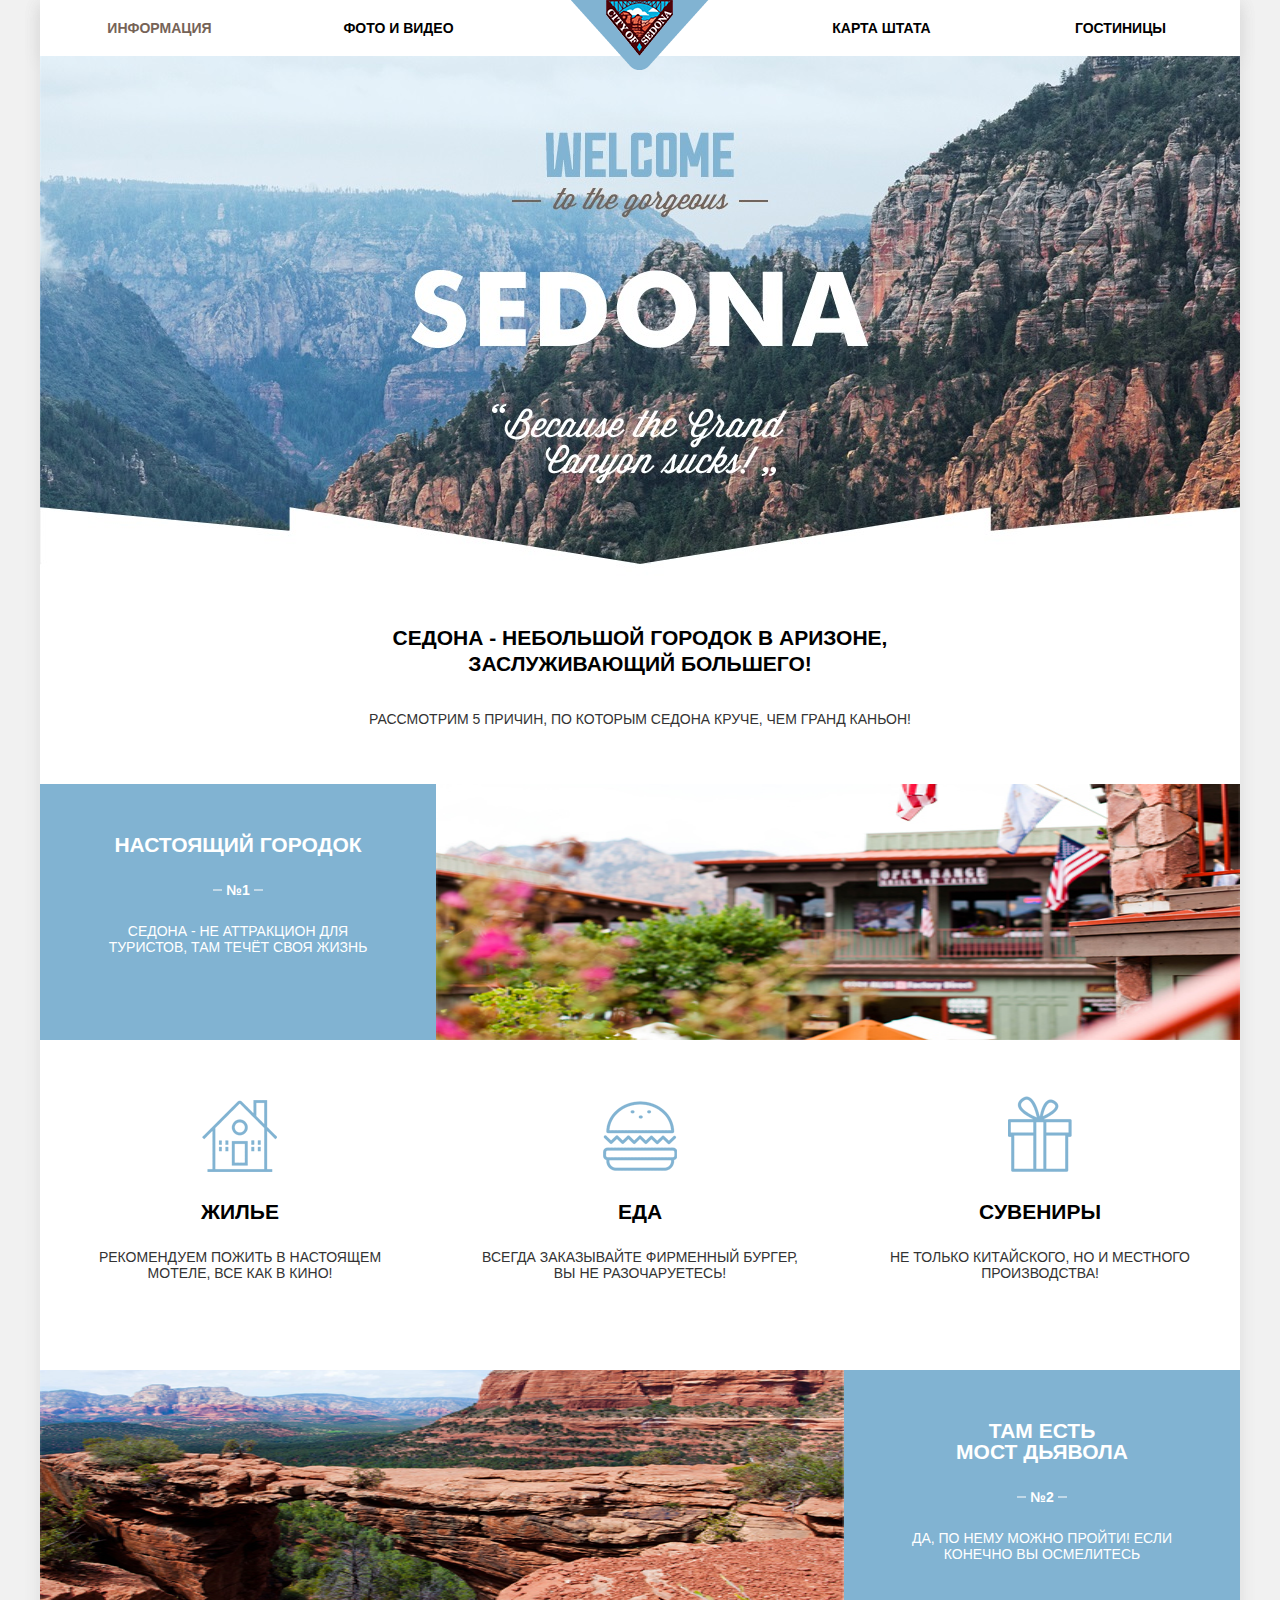
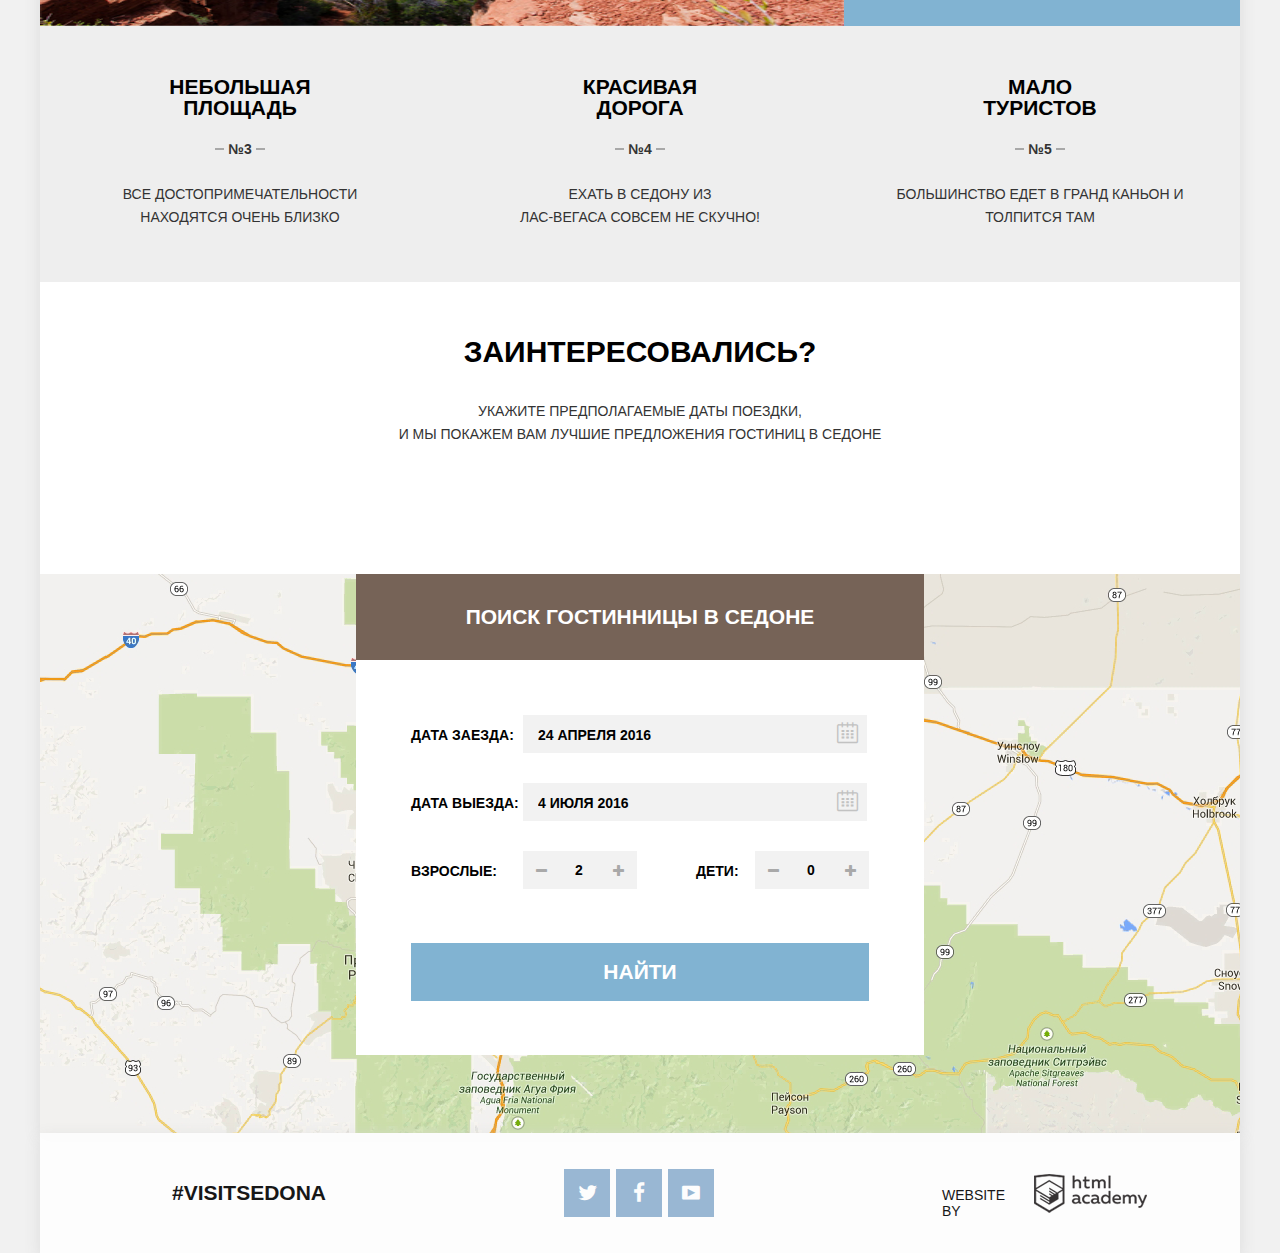
<file: index.html>
<!DOCTYPE html>
<html lang="ru">
    <head>
        <meta charset="utf-8">
        <title>Sedona</title>
        <link rel="stylesheet" type="text/css" href="css/normalize.css">
				<link rel="stylesheet" media="(min-width: 1200px)" href="css/style-1200.css">
				<link rel="stylesheet" media="(max-width: 1199px)" href="css/style-768.css">
    </head>
    <body class="container">
				<header class="header clearfix">																																														<!-- навигация -->
						<ul class="nav container clearfix">																																										<!-- список ссылок -->
								<li class="nav-link">																															<!-- пункт меню -->
										<a class="nav-a active" href="index.html">Информация</a>																									<!-- ссылка -->
								</li>		
								<li class="nav-link">
										<a class="nav-a" href="#">Фото и видео</a>
								</li>
								<li class="nav-link center">
										<a class="logo" href="index.html"></a>
								</li>
								<li class="nav-link right">
										<a class="nav-a" href="#">Карта штата</a>
								</li>
								<li class="nav-link right">
										<a class="nav-a" href="hotels.html">Гостиницы</a>
								</li>
						</ul>
				</header>
				<main class="body clearfix index-intro">																																			<!-- всё -->
					<h1 class="main-advantages">Седона - небольшой городок в Аризоне, заслуживающий большего!</h1>
					<p class="reasons">Рассмотрим 5 причин, по которым Седона круче, чем Гранд каньон!</p>
					<div class="advantages">
						<div class="adv city">
							<div class="adv-city-text">
							<h2 class="adv-h2">Настоящий городок</h2>
							<p class="adv-num"><b class="num">№1</b></p>
							<p class="adv-text">Седона - не аттракцион для туристов, там течёт своя жизнь</p>
							</div>
							<img alt="city" class="img-city" height="256" src="img/adv-city.jpg">
						</div>
						<div class="services">
							<h2 class="services-h2 house">Жилье</h2>
							<p class="services-text">Рекомендуем пожить в настоящем мотеле, все как в кино!</p>
						</div>
						<div class="services">
							<h2 class="services-h2 food">Еда</h2>
							<p class="services-text">Всегда заказывайте фирменный бургер, Вы не разочаруетесь!</p>
						</div>
						<div class="services">
							<h2 class="services-h2 presents">Сувениры</h2>
							<p class="services-text">Не только китайского, но и местного производства!</p>
						</div>
						<div class="adv canyon">
							<img alt="canyon" class="img-canyon" height="256" src="img/adv-canyon.jpg">
							<div class="adv-canyon-text">
							<h2 class="adv-h2">Там есть<br> мост дьявола</h2>
							<p class="adv-num"><b class="num">№2</b></p>
							<p class="adv-text text-canyon">Да, по нему можно пройти! Если конечно вы осмелитесь</p>
							<p class="adv-text"></p>
							</div>
						</div>
						<div class="adv-small">
							<h2 class="adv-small-h2">Небольшая площадь</h2>
							<p class="adv-small-num"><b class="small-num">№3</b></p>
							<p class="adv-small-text">Все достопримеча&shy;тельности находятся очень близко</p>
						</div>
						<div class="adv-small">
							<h2 class="adv-small-h2">Красивая дорога</h2>
							<p class="adv-small-num"><b class="small-num">№4</b></p>
							<p class="adv-small-text">ехать в седону из <br>лас-вегаса совсем не скучно!</p>
						</div>
						<div class="adv-small">
							<h2 class="adv-small-h2">Мало туристов</h2>
							<p class="adv-small-num"><b class="small-num">№5</b></p>
							<p class="adv-small-text">Большинство едет в Гранд каньон и толпится там</p>
						</div>
					</div>
					<div class="search">
						<h3 class="search-h3">Заинтересовались?</h3>
						<p class="search-text">Укажите предполагаемые даты поездки, <br> и мы покажем вам лучшие предложения гостиниц в Седоне</p>
					</div>
					<form method="post" class="search-window">
						<p class="search-hotel">Поиск гостинницы в Седоне</p>
						<div class="search-info">
							<label class="label-come-date">
								<span class="input-p">Дата заезда:</span>
								<input class="form-date" type="text" name="coming-date" value="24 апреля 2016">
								<span class="icon-calendar">
								</span>
							</label>
							<label class="label-out-date">
								<span class="input-p">Дата выезда:</span>
								<input class="form-date" type="text" name="coming-date"  value="4 июля 2016">
								<span class="icon-calendar"></span>
							</label>
							<label class="label-people">
								<span class="input-p">Взрослые:</span>
								<span class="people-signs">
									<span class="icon-minus"></span>
									<input class="form-people" type="text" name="coming-date"  value="2">
									<span class="icon-plus"></span>
								</span>
							</label>
							<label class="label-children">
								<span class="input-p">Дети:</span>
								<span class="people-signs">
									<span class="icon-minus"></span>
									<input class="form-people" type="text" name="coming-date"  value="0">
									<span class="icon-plus"></span>
								</span>
							</label>
							<input type="button" class="form-btn blue-btn" value="Найти">
						</div>
					</form>
				</main>
				<footer class="footer clearfix">																																						<!-- футер -->																																					<!-- содержимое -->
					<div class="footer-tag">
					<p class="footer-visit">#VisitSedona</p>
					</div>
					<div class="footer-social-btns">
						<div class="btns-center">
							<a class="social-btn icon-tw blue-btn" href="#"></a>
							<a class="social-btn icon-fb blue-btn" href="#"></a>
							<a class="social-btn icon-yt blue-btn" href="#"></a>
						</div>
					</div>
					<div class="site-by">
					<p class="footer-site-by">Website by</p>
					<a class="footer-academy" href="#"></a>
					</div>
				</footer>
		</body>
</html>
</file>
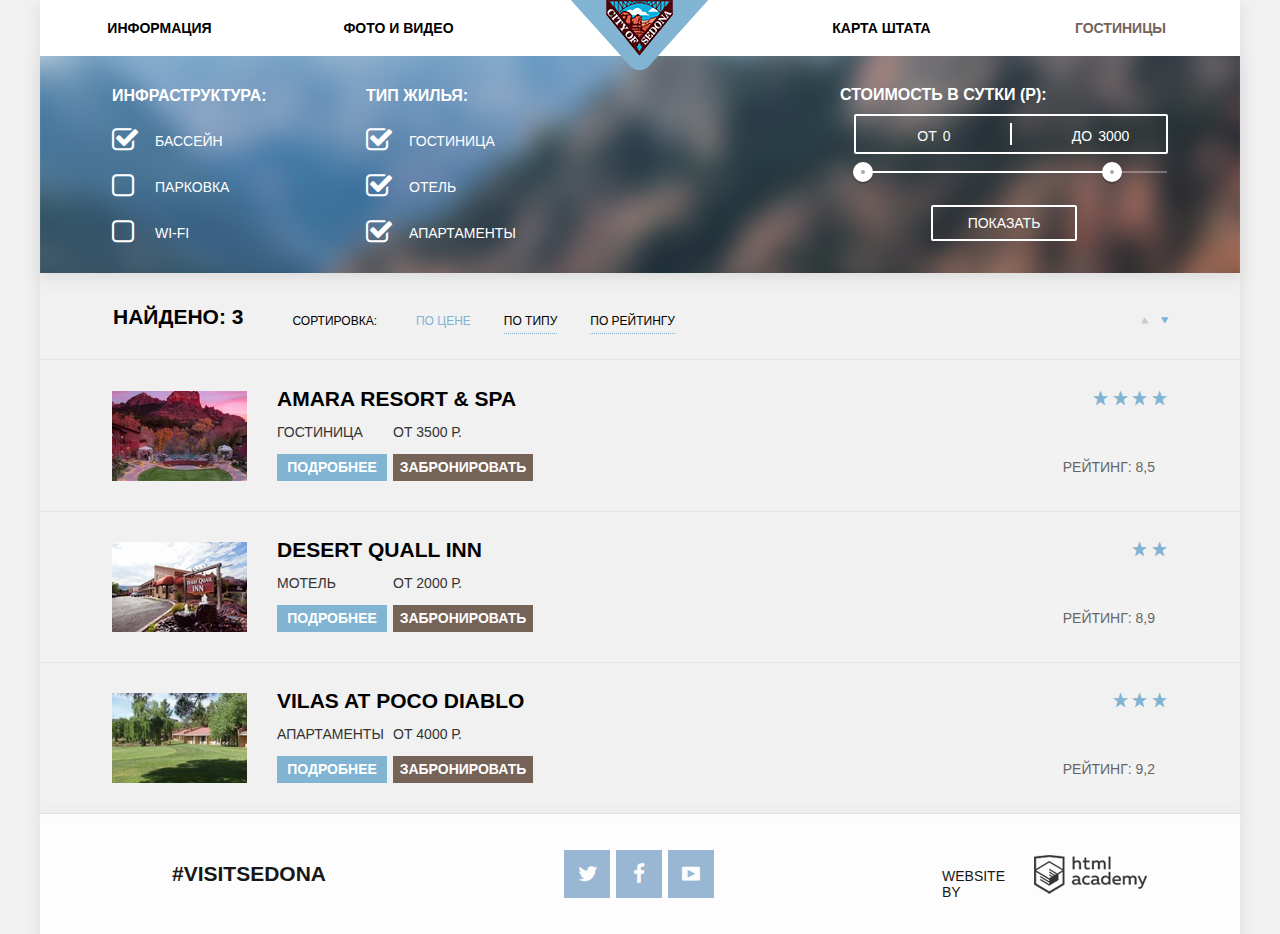
<file: hotels.html>
<!DOCTYPE html>
<html lang="ru">
    <head>
        <meta charset="utf-8">
        <title>Sedona</title>
        <link rel="stylesheet" type="text/css" href="css/normalize.css">
				<link rel="stylesheet" media="(min-width: 1200px)" href="css/style-1200.css">
				<link rel="stylesheet" media="(max-width: 1199px)" href="css/style-768.css">
    </head>
    <body class="container">
				<header class="header clearfix">																																														<!-- навигация -->
						<ul class="nav container clearfix">																																										<!-- список ссылок -->
								<li class="nav-link">																															<!-- пункт меню -->
										<a class="nav-a" href="index.html">Информация</a>																									<!-- ссылка -->
								</li>		
								<li class="nav-link">
										<a class="nav-a" href="#">Фото и видео</a>
								</li>
								<li class="nav-link center">
										<a class="logo" href="index.html"></a>
								</li>
								<li class="nav-link right">
										<a class="nav-a" href="#">Карта штата</a>
								</li>
								<li class="nav-link right">
										<a class="nav-a active" href="hotels.html">Гостиницы</a>
								</li>
						</ul>
				</header>
				<main class="body clearfix">																																			<!-- всё -->
				<div class="filter">
					<div class="filters">
						<div class="structure">
						<p class="form-p">Инфраструктура:</p>
						<form class="form">
							<label class="label"><input type="checkbox" class="checkbox input icon-check-on" checked><span class="checkbox-p">Бассейн</span></label>
							<label class="label"><input type="checkbox" class="checkbox input icon-check-off"><span class="checkbox-p">Парковка</span></label>
							<label class="label"><input type="checkbox" class="checkbox input icon-check-off"><span class="checkbox-p">Wi-fi</span></label>
						</form>
						</div>
						<div class="type">
						<form class="form">
							<p class="form-p">Тип жилья:</p>
							<label class="label"><input type="checkbox" class="checkbox input icon-check-on" checked><span class="checkbox-p">Гостиница</span></label>
							<label class="label"><input type="checkbox" class="checkbox input icon-check-on" checked><span class="checkbox-p">Отель</span></label>
							<label class="label"><input type="checkbox" class="checkbox input icon-check-on" checked><span class="checkbox-p">Апартаменты</span></label>
						</form>
						</div>
						<div class="filter-range">
						<div class="filter-range-title">Стоимость в сутки (р):</div>
							<div class="price-controls">
								<label class="min-price">от <input type="text" name="min-price" value="0"></label>
								<label class="max-price">до <input type="text" name="max-price" value="3000"></label>
							</div>
							<div class="range-controls">
								<div class="scale">
									<div class="bar"></div>
								</div>
								<div class="range-toggle range-toggle-min"></div>
								<div class="range-toggle range-toggle-max"></div>
							</div>
							<button class="btn-transparent" type="submit">Показать</button>
						</div>
					</div>
				</div> 
					<div class="found">
						<p class="found-p">Найдено: 3</p>
						<div class="sort-parameters">
							<p class="sort-title">Сортировка:</p>
							<ul class="sort">
								<li><a href="#" class="sort-by sort-active">По цене</a></li>
								<li><a href="#" class="sort-by">По типу</a></li>
								<li><a href="#" class="sort-by">По рейтингу</a></li>
							</ul>
							<span class="arrow icon-down-dir arrow-active"></span>
							<span class="arrow icon-up-dir"></span>
						</div>
					</div>
					<div class="hotel-block amara">
						<img alt="hotel photo" class="hotel-photo" src="img/hotel-amara.jpg" width="135" height="90">
						<p class="hotel-name">Amara resort & spa</p>
						<div class="hotel-text">
						<p class="hotel-type">Гостиница</p>
						<p class="hotel-price">От 3500 Р.</p>
						</div>
						<div class="hotel-btns">
						<a href="#" class="hotel-more blue-btn">Подробнее</a>
						<a href="#" class="hotel-hold">Забронировать</a>
						</div>
						<div class="stars">
							<span class="icon-star"></span>
							<span class="icon-star"></span>
							<span class="icon-star"></span>
							<span class="icon-star"></span>
						</div>
						<p class="hotel-rate">Рейтинг: 8,5</p>
					</div>
					<div class="hotel-block desert">
						<img alt="hotel photo" class="hotel-photo" src="img/hotel-desert.jpg" width="135" height="90">
						<p class="hotel-name">Desert quall inn</p>
						<div class="hotel-text">
						<p class="hotel-type">Мотель</p>
						<p class="hotel-price">От 2000 Р.</p>
						</div>
						<div class="hotel-btns">
						<a href="#" class="hotel-more blue-btn">Подробнее</a>
						<a href="#" class="hotel-hold">Забронировать</a>
						</div>
						<div class="stars">
							<span class="icon-star"></span>
							<span class="icon-star"></span>
						</div>
						<p class="hotel-rate">Рейтинг: 8,9</p>
					</div>
					<div class="hotel-block vilas">
						<img alt="hotel photo" class="hotel-photo" src="img/hotel-vilas.jpg" width="135" height="90">
						<p class="hotel-name">Vilas at poco diablo</p>
						<div class="hotel-text">
						<p class="hotel-type">Апартаменты</p>
						<p class="hotel-price">От 4000 Р.</p>
						</div>
						<div class="hotel-btns">
						<a href="#" class="hotel-more blue-btn">Подробнее</a>
						<a href="#" class="hotel-hold">Забронировать</a>
						</div>
						<div class="stars">
							<span class="icon-star"></span>
							<span class="icon-star"></span>
							<span class="icon-star"></span>
						</div>
						<p class="hotel-rate">Рейтинг: 9,2</p>
					</div>
				</main>
				<footer class="footer clearfix">																																						<!-- футер -->																																					<!-- содержимое -->
					<div class="footer-tag">
					<p class="footer-visit">#VisitSedona</p>
					</div>
					<div class="footer-social-btns">
						<div class="btns-center">
							<a class="social-btn icon-tw blue-btn" href="#"></a>
							<a class="social-btn icon-fb blue-btn" href="#"></a>
							<a class="social-btn icon-yt blue-btn" href="#"></a>
						</div>
					</div>
					<div class="site-by">
					<p class="footer-site-by">Website by</p>
					<a class="footer-academy" href="#"></a>
					</div>
				</footer>
    </body>
</html>
</file>
<file: css/style-1200.css>
@font-face {
  font-weight: normal;
  font-style: normal;

	font-family: 'PT Sans';
	src: url('../fonts/web/ptsans.woff2') format('woff2'),
			 url('../fonts/web/ptsans.woff') format('woff'),
			 url('../fonts/web/ptsansbold.woff2') format('woff2'),
			 url('../fonts/web/ptsansbold.woff') format('woff');
  font-family: "symbols-sedona";
  src: url("../fonts/web/symbols-sedona.woff") format("woff"),
       url("../fonts/web/symbols-sedona.woff2") format("woff2");
}

[class^="icon-"]::before,
[class*=" icon-"]::before {
  display: inline-block;

  font-weight: normal;
  font-family: "symbols-sedona";
  text-align: center;
  text-transform: none;
  text-decoration: inherit;
  font-style: normal;
  font-variant: normal;

  speak: none;
}

.icon-fb::before { content: "\66"; } /* "f" */
.icon-tw::before { content: "\74"; } /* "t" */
.icon-up-dir::before { content: "\25b2"; } /* "▲" */
.icon-down-dir::before { content: "\25bc"; } /* "▼" */
.icon-star::before { content: "\2605"; } /* "★" */
.icon-check-off::before { content: "\2610"; } /* "☐" */
.icon-check-on::before { content: "\2611"; } /* "☑" */
.icon-calendar::before { content: "\e800"; } /* "" */
.icon-plus::before { content: "\e801"; } /* "" */
.icon-minus::before { content: "\e802"; } /* "" */
.icon-yt::before { content: "\f39e"; } /* "" */

html,body{
  margin:0;
  padding:0;
}
body{
  margin: 0 40px;
	float: left;
  color: #283136;
  font-family: "PT Sans",  sans-serif;
  font-size: 16px;
  line-height: 16px;
  font-weight: 500;
  font-style: normal;
  background: #f1f1f1;
}
.body{
	width: 1200px;
	text-align: center;
}
.body, .header, .footer, .filter{
	box-shadow: 0px 5px 15px 0 #dbdbdb;
}
.index-intro{
	background: white url("../img/intro.jpg") no-repeat;
}
.clearfix:after{
  content: '';
  display: block;
  clear: both;
}		
.container{
	width: 1200px;
}
.nav{
	display: block;
	width: 100%;
	height: 56px;
	margin: 0;
	padding: 0;
	float: left;
}
.nav-link{
	display: inline-block;
	width: 239px;
	height: 34px;
	margin: 0;
	padding: 20px 0 2px;
	background: white;
	text-align: center;
	float: left;
}
.center{
	width: 244px;
	padding: 0 0 22px;
}
.logo{
	display: block;
	width: 100%;
	height: 70px;
	margin: 0 -62.18% 0;
	padding: 0 62.18%;
	float: left;
	background: url("../img/logo.png") no-repeat 50% 0;
}
.nav-a{
  color: black;
  font-family: "PT Sans Bold",  sans-serif;
  font-size: 14px;
  margin: 0;
  padding: 0;
  font-weight: bold;
	text-decoration: none;
	text-transform: uppercase;
}
.nav-a:hover{
	color: #81b3d2;
}
.nav-a:active{
	color: #b2b2b2;
}
.active{
	color: #766357;
}
.active:hover{
	color: #604e43;
}
.active:active{
	color: #d6d0cc;
}
.main-advantages{
	width: 500px;
	height: 45px;
	margin: -56px 0 0;
	padding: 625px 350px 41px;
	color: black;
  font-family: "PT Sans Bold",  sans-serif;
  font-size: 21px;
  font-weight: bold;
	text-decoration: none;
	text-transform: uppercase;
	line-height: 1.238;
}
.reasons{
	width: 1200px;
	height: 14px;
	margin: 0;
	padding: 0;
	color: #333;
  font-family: "PT Sans Regular",  sans-serif;
  font-size: 14px;
  font-weight: 500;
	text-decoration: none;
	text-transform: uppercase;
	line-height: 1.238;
	background: white;
}
.advantages{
	display: block;
	width: 1200px;
	height: 1098px;
	margin: 59px 0 0;
	padding: 0;
	text-align: center;
}
.adv{
	display: inline-block;
	width: 33%;
	height: 256px;
	margin: 0;
	padding: 0;
	float: left;
	background: #fff;
}
.city, .canyon{
	width: 100%;
	text-align: center;
	background: #81b3d2
}
.adv-city-text{
	width: 33%;
	height: 256px;
	float: left;
}
.adv-canyon-text{
	width: 33%;
	height: 256px;
	float: right;
}
.adv-h2 {
	display: block;
	width: auto;
	min-width: 74.21875%;
	height: auto;
	margin: 50px 12.890625% 0;
	color: white;
  font-family: "PT Sans Bold",  sans-serif;
  font-size: 21px;
  font-weight: bold;
	text-decoration: none;
	text-transform: uppercase;
	line-height: 1;
	text-align: center;
}
.adv-num{
	display: block;
	width: 50px;
	height: 2px;
	padding: 0;
	margin: 34px auto 0;
	background: #c2d9e8;
}
.num{
	width: 32px;
	height: 14px;
	margin: -7px 9px;
	padding: 0;
	float: left;
	color: white;
  font-family: "PT Sans Bold",  sans-serif;
  font-size: 14px;
	text-decoration: none;
	text-transform: uppercase;
	background: #81b3d2;
}
.adv-text{
	width: auto;
	min-width: 74.21875%;
	height: auto;
	margin: 32px 12.890625% 0;
	color: white;
  font-family: "PT Sans Regular",  sans-serif;
  font-size: 14px;
	text-decoration: none;
	text-transform: uppercase;
}
.img-city{
	width: 67%;
	float: right;
	overflow: hidden;
}
.img-canyon{
	width: 67%;
	float: left;
	overflow: hidden;
}
.services{
	display: block;
	width: 400px;
	height: 330px;
	margin: 0;
	padding: 0;
	float: left;
	background: white;
}
.services-h2{
	display: block;
	width: 122px;
	height: 15px;
	margin: 0;
	padding: 164px 139px 0;
	color: black;
  font-family: "PT Sans Bold",  sans-serif;
  font-size: 21px;
	font-weight: bold;
	text-decoration: none;
	text-transform: uppercase;
}
.house{
	background: url("../img/house.png") no-repeat 162px 60px;
}
.food{
	background: url("../img/food.png") no-repeat 163px 61px;
}
.presents{
	background: url("../img/present.png") no-repeat 168px 56px;
}
.services-text{
	display: block;
	width: 320px;
	height: 30px;
	margin: 30px 40px 0;
	padding: 0;
	color: #333;
  font-family: "PT Sans Regular",  sans-serif;
  font-size: 14px;
	font-weight: 500;
	text-decoration: none;
	text-transform: uppercase;
}
.adv-small{
	display: block;
	width: 400px;
	height: 256px;
	margin: 0;
	padding: 0;
	float: left;
	background: #eee;
}
.adv-small-h2{
	display: block;
	width: 150px;
	height: 40px;
	margin: 50px 125px 0;
	padding: 0;
	color: black;
  font-family: "PT Sans Bold",  sans-serif;
  font-size: 21px;
	font-weight: bold;
	text-decoration: none;
	text-transform: uppercase;
	line-height: 1;
}
.adv-small-num{
	display: block;
	width: 50px;
	height: 2px;
	margin: 32px 175px 0;
	padding: 0;
	background: #a8a8a8;
}
.small-num{
	width: 32px;
	height: 14px;
	margin: -7px 9px;
	padding: 0;
	float: left;
	color: #333;
  font-family: "PT Sans Regular",  sans-serif;
  font-size: 14px;
	text-decoration: none;
	text-transform: uppercase;
	background: #eee;
}
.adv-small-text{
	display: block;
	width: 310px;
	height: 30px;
	margin: 33px 45px 0;
	padding: 0;
	color: #333;
  font-family: "PT Sans Regular",  sans-serif;
  font-size: 14px;
	font-weight: 500;
	line-height: 1.667;
	text-decoration: none;
	text-transform: uppercase;
}
.search{
	display: block;
	width: 568px;
	height: 205px;
	margin: 0 316px;
	padding: 0 0 87px;
	text-align: center;
}
.search-h3{
	display: block;
	width: 568px;
	height: 18px;
	margin: 0;
	padding: 62px 0 0;
	color: black;
  font-family: "PT Sans Bold",  sans-serif;
  font-size: 30px;
	font-weight: bold;
	text-decoration: none;
	text-transform: uppercase;
}
.search-text{
	display: block;
	width: 568px;
	height: 34px;
	margin: 38px 0 54px;
	padding: 0;
	color: #333;
  font-family: "PT Sans Reglar",  sans-serif;
  font-size: 14px;
	font-weight: 500;
	text-decoration: none;
	text-transform: uppercase;
	line-height: 1.667;
}
.search-hotel{
	display: block;
	width: 568px;
	height: 51px;
	margin: 0;
	padding: 35px 0 0;
	color: white;
  font-family: "PT Sans Bold",  sans-serif;
  font-size: 21px;
	font-weight: bold;
	text-decoration: none;
	text-transform: uppercase;
	text-align: center;
	background: #766357;
}
.search-window{
	display: block;
	width: 568px;
	height: 481px;
	margin: 0;
	padding: 0 316px 78px;
	background: white url("../img/map.png") no-repeat;
	text-align: left;
}
.search-info{
	display: block;
	width: 568px;
	height: 395px;
	margin: 0;
	padding: 0;
	background: white;
}
.input-p{
	display: inline-block;
	width: 112px;
	height: 12px;
	margin: 0;
	padding: 12px 0 14px;
	float: left;
	color: black;
  font-family: "PT Sans Bold",  sans-serif;
  font-size: 14px;
	font-weight: bold;
	text-decoration: none;
	text-transform: uppercase;
}
.icon-calendar{
	margin: -28px 11px 0 0;
	float: right;
	font-size: 21px;
	color: #c2c2c2;
}
.icon-calendar:hover{
	color: black;
}
.icon-calendar:active{
	color: #81b3d2;
}
.form-date{
	display: block;
	width: 329px;
	height: 12px;
	margin: 0;
	padding: 14px 0 12px 15px;
	float: left;
	color: black;
  font-family: "PT Sans Bold",  sans-serif;
  font-size: 14px;
	font-weight: bold;
	text-decoration: none;
	text-transform: uppercase;
	background: #f2f2f2;
	border: none;
	outline: none;
}
.form-date:hover{
background:	#ebebeb;
}
.form-date:focus{
width: 327px;
height: 8px;
padding: 14.5px 2px 12px 13px;
background: none;
border: 2px solid #e5e5e5;
}
.label-come-date{
	display: block;
	width: 458px;
	height: 38px;
	margin: 0 55px 30px;
	padding: 55px 0 0;
}
.label-out-date{
	display: block;
	width: 458px;
	height: 38px;
	margin: 0 55px 30px;
}
.form-people{
	display: block;
	width: 38px;
	height: 38px;
	margin: 0;
	padding: 0;
	float: left;
	color: black;
  font-family: "PT Sans Bold",  sans-serif;
  font-size: 14px;
	font-weight: bold;
	text-decoration: none;
	text-transform: uppercase;
	text-align: center;
	background: #f2f2f2;
	border: none;
	outline: none; 
}
.icon-minus, .icon-plus{
	margin: 11.5px 13px;
	color: #a9a9a9;
}
.icon-minus:hover, .icon-plus:hover{
	color: black;
}
.icon-minus:active, .icon-plus:active{
	color: #81b3d2;
}
.icon-minus{
	float: left;
}
.icon-plus{
	float: right;
}
.label-people{
	display: block;
	width: 226px;
	height: 38px;
	margin: 0 0 0 55px;
	float: left;
}
.label-children{
	display: block;
	width: 226px;
	height: 38px;
	margin: 0 55px 0 0;
	float: right;
}
.label-children .input-p{
	width: 40px;
	height: 12px;
	margin: 0 0 0 53px;
	float: left;
}
.people-signs{
	display: block;
	width: 114px;
	height: 38px;
	margin: 0;
	padding: 0;
	float: right;
	color: black;
  font-size: 14px;
	font-weight: bold;
	text-decoration: none;
	text-transform: uppercase;
	text-align: center;
	background: #f2f2f2;
}
.form-btn{
	width: 458px;
	height: 58px;
  margin: 54px 0 0 55px;
  padding: 0;
	float: left;
  font-family: "PT Sans Bold",  sans-serif;
  font-size: 21px;
  font-weight: bold;
	text-decoration: none;
	outline: none;
	border: none;
	text-transform: uppercase;
}
.blue-btn{
	background: #81b3d2;
	color: white;
}
.blue-btn:hover{
	background: #669ec0;
}
.blue-btn:active{
	color: #76abca;
	background: #5496bd;
}
.filter{
	display: block;
	width: 1200px;
	height: 217px;
	background: url("../img/filter-background.png") no-repeat 0 -56px;
}
.structure, .type{
	width: 182px;
	height: 153px;
	margin: 32px 0 0 72px;
	float: left;
	text-align: left;
}
.form-p{
	margin: 0 0 15px;
	float: left;
	color: white;
  font-family: "PT Sans Bold",  sans-serif;
  font-size: 16px;
	text-decoration: none;
	font-weight: bold;
	text-transform: uppercase;
}
.label{
	width: 182px;
	height: 10px;
	margin: 0 0 14px;
	padding: 0 0 22px;
	float: left;
}
.input{
	width: 0;
	height: 0;
}
.checkbox::before{
	content: "\2610";
	float: left;
	color: white;
	font-size: 28px;
	outline: none;
}
.checkbox:checked::before{
	content: "\2611";
}
.checkbox:hover::before{
	color: #fefefe;
}
.checkbox:active::before{
	color: #6a6a6a;
}
.checkbox-p{
	display: block;
	margin: -2px 0 0 43px;
	padding: 0;
	color: white;
  font-family: "PT Sans Regular",  sans-serif;
  font-size: 14px;
	text-decoration: none;
	font-weight: 500;
	text-transform: uppercase;
}
.filter-range {
  width: 328px;
	height: 185px;
	margin: 28px 72px 0 0;
	float: right;
  color: #ffffff;
  text-transform: uppercase;
}
.filter-range-title {
  margin-bottom: 9px;
	float: left;
  font-weight: 600;
  font-size: 16px;
  line-height: 21px;
}
.price-controls {
  position: relative;
  height: 36px;
  margin-bottom: 20px;
	float: right;
  font-size: 0;
  border: 2px solid #ffffff;
  border-radius: 2px;
}
.price-controls::after {
  content: "";
  position: absolute;
  top: 50%;
  left: 50%;
  width: 2px;
  height: 22px;
  background: #ffffff;
  transform: translate(-50%, -50%);
}
.price-controls label {
  display: inline-block;
  font-size: 14px;
  line-height: 38px;
  vertical-align: top;
  cursor: pointer;
}
.price-controls .min-price,
.price-controls .max-price {
  width: 110px;
  padding: 0 0 0 45px;
}

.price-controls input {
  width: 50px;
  margin: 0;
  color: inherit;
  font: inherit;
  background: none;
  border: none;
  outline: none;
}
.range-controls {
  position: relative;
  margin: 87px 0 0;
}
.range-controls .scale {
	width: 305px;
  height: 2px;
	margin: 0 0 0 22px;
  background: rgba(255, 255, 255, 0.3);
}
.range-controls .bar {
  width: 80%;
  height: 2px;
  background: #ffffff;
}
.range-toggle {
  position: absolute;
  margin: -11px 0 0 0;
  width: 4px;
  height: 4px;
  background: #ababab;
  border: 8px solid #ffffff;
  border-radius: 50%;
  box-shadow: 0 2px 1px 0 rgba(0, 1, 1, 0.2);
  cursor: pointer;
}
.range-toggle:hover {
  background: #1c4f80;
}
.range-toggle-min {
  margin: -11px 0 0 13px;
}
.range-toggle-max {
  margin: -11px 0 0 80%;
}
.btn-transparent {
  display: block;
  margin: 32px auto 32px;
  padding: 6px 35px;
  font-size: 14px;
  line-height: 20px;
  color: #ffffff;
  text-transform: uppercase;
  background: transparent;
  border: 2px solid #ffffff;
  border-radius: 2px;
  outline: none;
  cursor: pointer;
}
.btn-transparent:hover {
  color: #000000;
  background: #ffffff;
}
.found{
	height: 86px;
	border-bottom: 1px solid #e5e5e5;
}
.found-p{
	margin: 31px 0 31px 73px;
	float: left;
  font-size: 21px;
  line-height: 26px;
	color: black;
  font-family: "PT Sans Bold",  sans-serif;
	text-decoration: none;
	font-weight: bold;
	text-transform: uppercase;
}
.sort-parameters{
	width: 876px;
	height: 14px;
	margin: 39px 0 0 49px;
	float: left;
}
.sort-title{
	margin: 0 39px 0 0;
	float: left;
  font-size: 12px;
  line-height: 18px;
	color: black;
  font-family: "PT Sans Regular",  sans-serif;
	text-decoration: none;
	font-weight: 500;
	text-transform: uppercase;
}
.sort{
	margin: 0;
	list-style: none;
}
.sort-by{
	display: inline-block;
	margin: 0 33px 0 0;
	padding: 0 0 3px;
	float: left;
  font-size: 12px;
  line-height: 18px;
	color: black;
  font-family: "PT Sans Regular",  sans-serif;
	text-decoration: none;
	font-weight: 500;
	text-transform: uppercase;
	border-bottom: 1px dotted #81b3d2;
}
.sort-by:nth-child(3){
	margin: 0;
}
.sort-by:hover{
	color: #81b3d2;
}
.sort-by:active{
	border: none;
	color: black;
}
.sort-active{
	color: #81b3d2;
	border: none;
}
.arrow{
	float: right;
	color: #ccc;
}
.arrow:hover{
	color: black; 
}
.arrow:active, .arrow-active{
	color: #81b3d2;
}
.icon-down-dir{
	padding: 0 0 0 13px;
}
.hotel-block{
	display: block;
	width: 1200px;
	height: 150px;
	margin: 0;
	padding: 0;
	border-bottom: 1px solid #e5e5e5;
	float: left;
	text-align: left;
}
.hotel-photo{
	margin: 30px 30px 30px 72px;
	float: left;
}
.hotel-name{
	width: 260px;
	margin: 30px 0 18px 0;
	float: left;
	color: black;
	font-family: "PT Sans Bold",  sans-serif;
  font-size: 21px;
  font-weight: bold;
	text-decoration: none;
	text-transform: uppercase;
}
.hotel-text{
	width: 260px;
	height: 20px;
	margin: 63px 0 0 -260px;
	float: left;
}
.hotel-type, .hotel-price{	
	margin: 0;
	float: left;
	color: #333;
	font-family: "PT Sans Regular",  sans-serif;
  font-size: 14px;
  font-weight: 500;
	text-decoration: none;
	text-transform: uppercase;
	text-align: left;
}
.hotel-type{
	width: 110px;
}
.hotel-price{
	margin: 0 0 0 6px;
}
.hotel-btns{
	margin: 93px 0 0 -260px;
	float: left;
}
.hotel-more{
	width: 110px;
	height: 22px;
	padding: 5px 0 0;
	float: left;
	font-family: "PT Sans Bold",  sans-serif;
  font-size: 14px;
  font-weight: bold;
	text-decoration: none;
	text-transform: uppercase;
	text-align: center;
}
.hotel-hold{
	width: 140px;
	height: 22px;
	padding: 5px 0 0;
	margin: 0 0 0 6px;
	float: right;
	color: white;
	font-family: "PT Sans Bold",  sans-serif;
  font-size: 14px;
  font-weight: bold;
	text-decoration: none;
	text-transform: uppercase;
	background: #766357;
	text-align: center;
}
.hotel-hold:hover{
	background: #604e43;
}	
.hotel-hold:active{	
	background: #503e33;
	color: #928a85;
}
.stars{
	width: 100px;
	margin: 30px 73px 0 0;
	float: right;
	color: #81b3d2;
	font-size: 17px;
	text-align: right;
}
.hotel-rate{
	margin: 93px -101px 0 0;
	padding: 5px 13px 9px 16px;
	float: right;
	background: #f2f2f2;
	color: #666;
	font-family: "PT Sans Regular",  sans-serif;
  font-size: 14px;
  font-weight: 500;
	text-decoration: none;
	text-transform: uppercase;
}
.footer{
	display: block;
	width: 1200px;
	height: 120px;
	margin: 0;
	padding: 0;
	background: white;
	opacity: 0.902;
}
.footer-visit{
	width: 156px;
	height: 19px;
  margin: 0;
  padding: 52px 0 0 132px;
	float: left;
	color: black;
  font-family: "PT Sans Bold",  sans-serif;
  font-size: 21px;
  font-weight: bold;
	text-decoration: none;
	text-transform: uppercase;
}
.footer-social-btns{
	width: 150px;
	height: 48px;
	margin: 36px 0 0 236px; 
	float: left;
}
.social-btn{
	display: inline-block;
	width: 46px;
	height: 48px;
	margin: 0 6px 0 0;
	padding: 0;
	float: left;
	text-decoration: none;
	text-align: center;
	background: #90b1d0;	
	color: white;
}
.social-btn:hover{
	background: #669ec0;
}
.social-btn:active{
	background: #5496bd;
	color: #88b6d1
}
.icon-tw,
.icon-fb,
.icon-yt{
	height: 32px;
	padding: 16px 0 0 0;
	font-size: 21px;
}
.social-btn:last-child{
	margin: 0;
}
.footer-site-by{
	width: 84px;
	height: 14px;
	margin: 54px 0 0 228px;
	padding: 0;
	float: left;
	color: black;
  font-family: "PT Sans Regular",  sans-serif;
  font-size: 14px;
	text-decoration: none;
	text-transform: uppercase;
}
.footer-academy{
	display: block;
	width: 113px;
	height: 39px;
	margin: 41px 0 0 8px;
	padding: 0;
	float: left;
	background: url("../img/academy.png") no-repeat;
}
.footer-academy:hover{
	background: url("../img/academy-hover.png") no-repeat;
}
.footer-academy:active{
	background: url("../img/academy-active.png") no-repeat;
}
</file>
<file: css/style-768.css>
@font-face {
  font-weight: normal;
  font-style: normal;

	font-family: 'PT Sans';
	src: url('../fonts/web/ptsans.woff2') format('woff2'),
			 url('../fonts/web/ptsans.woff') format('woff'),
			 url('../fonts/web/ptsansbold.woff2') format('woff2'),
			 url('../fonts/web/ptsansbold.woff') format('woff');
  font-family: "symbols-sedona";
  src: url("../fonts/web/symbols-sedona.woff") format("woff"),
       url("../fonts/web/symbols-sedona.woff2") format("woff2");
}

[class^="icon-"]::before,
[class*=" icon-"]::before {
  display: inline-block;
  font-weight: normal;
  font-family: "symbols-sedona";
  text-align: center;
  text-transform: none;
  text-decoration: inherit;
  font-style: normal;
  font-variant: normal;
  speak: none;
}

.icon-fb::before { content: "\66"; } /* "f" */
.icon-tw::before { content: "\74"; } /* "t" */
.icon-up-dir::before { content: "\25b2"; } /* "▲" */
.icon-down-dir::before { content: "\25bc"; } /* "▼" */
.icon-star::before { content: "\2605"; } /* "★" */
.icon-check-off::before { content: "\2610"; } /* "☐" */
.icon-check-on::before { content: "\2611"; } /* "☑" */
.icon-calendar::before { content: "\e800"; } /* "" */
.icon-plus::before { content: "\e801"; } /* "" */
.icon-minus::before { content: "\e802"; } /* "" */
.icon-yt::before { content: "\f39e"; } /* "" */

html,body{
  margin:0;
  padding:0;
}
body{
  margin: 0;
  padding: 0;
  color: #283136;
  font-family: "PT Sans",  sans-serif;
  font-size: 16px;
  line-height: 16px;
  font-weight: 500;
  font-style: normal;
  background: #f1f1f1 ;
}
.body{
	width: 100%;
	text-align: center;
}
.index-intro{
	background: white url("../img/intro.jpg") no-repeat 50% 0;
}
.clearfix:after{
  content: '';
  display: block;
  clear: both;
}		
.container{
	margin: 0;
	padding: 0;
}
.nav{
	display: block;
	width: 100%;
	height: 56px;
	padding: 0;
	float: left;
	background: white;
}
.nav-link:first-child{
	padding: 20px 0 2px 6%;
}
.nav-link:last-child{
	padding: 20px 6% 2px 0;
}
.nav-link{
	display: inline-block;
	width: 20%;
	height: 34px;
	margin: 0;
	padding: 20px 0 2px;
	float: left;
}
.center{
	width: 8%;
	padding: 0 0 22px;
}
.right{
	text-align: right;
}
.logo{
	display: block;
	width: 100%;
	height: 70px;
	margin: 0 -62.18% 0;
	padding: 0 62.18%;
	float: left;
	background: url("../img/logo.png") no-repeat 50% 0;
}
.nav-a{
  color: black;
  font-family: "PT Sans Bold",  sans-serif;
  font-size: 14px;
  margin: 0;
  padding: 0;
  font-weight: bold;
	text-decoration: none;
	text-transform: uppercase;
}
.nav-a:hover{
	color: #81b3d2;
}
.nav-a:active{
	color: #b2b2b2;
}
.active{
	color: #766357;
}
.active:hover{
	color: #604e43;
}
.active:active{
	color: #d6d0cc;
}
.main-advantages{
	width: 500px;
	height: auto;
	margin: -70px auto 0;
	padding: 629px 0 0;
	color: black;
  font-family: "PT Sans Bold",  sans-serif;
  font-size: 21px;
  font-weight: bold;
	text-decoration: none;
	text-transform: uppercase;
	line-height: 1.238;
}
.reasons{
	width: 100%;
	height: 14px;
	margin: 36px 0 0;
	padding: 0;
	color: #333;
  font-family: "PT Sans Regular",  sans-serif;
  font-size: 14px;
  font-weight: 500;
	text-decoration: none;
	text-transform: uppercase;
	line-height: 1.238;
	background: white;
}
.advantages{
	display: block;
	width: 100%;
	height: 1098px;
	margin: 59px 0 0;
	padding: 0;
	text-align: center;
}
.adv{
	display: inline-block;
	width: 33%;
	height: 256px;
	margin: 0;
	padding: 0;
	float: left;
	background: #fff;
}
.city, .canyon{
	width: 100%;
	text-align: center;
	background: #81b3d2
}
.adv-city-text{
	width: 33%;
	height: 256px;
	float: left;
}
.adv-canyon-text{
	width: 33%;
	height: 256px;
	float: right;
}
.adv-h2 {
	display: block;
	width: auto;
	min-width: 74.21875%;
	height: auto;
	margin: 50px 12.890625% 0;
	color: white;
  font-family: "PT Sans Bold",  sans-serif;
  font-size: 21px;
  font-weight: bold;
	text-decoration: none;
	text-transform: uppercase;
	line-height: 1;
	text-align: center;
}
.adv-num{
	display: block;
	width: 50px;
	height: 2px;
	padding: 0;
	margin: 34px auto 0;
	background: #c2d9e8;
}
.num{
	width: 32px;
	height: 14px;
	margin: -7px 9px;
	padding: 0;
	float: left;
	color: white;
  font-family: "PT Sans Bold",  sans-serif;
  font-size: 14px;
	text-decoration: none;
	text-transform: uppercase;
	background: #81b3d2;
}
.adv-text{
	width: auto;
	min-width: 74.21875%;
	height: auto;
	margin: 32px 12.890625% 0;
	color: white;
  font-family: "PT Sans Regular",  sans-serif;
  font-size: 14px;
	text-decoration: none;
	text-transform: uppercase;
}
.img-city{
	width: 67%;
	float: right;
	overflow: hidden;
}
.img-canyon{
	width: 67%;
	float: left;
	overflow: hidden;
}
.services{
	display: block;
	width: 33%;
	height: 330px;
	margin: 0;
	padding: 0;
	float: left;
	background: white;
}
.services:nth-child(3n),
.adv-small:nth-child(3n){
	width: 34%;
}
.services-h2{
	display: block;
	width: 122px;
	height: 15px;
	margin: 0 auto;
	padding: 164px 0 0;
	color: black;
  font-family: "PT Sans Bold",  sans-serif;
  font-size: 21px;
	font-weight: bold;
	text-decoration: none;
	text-transform: uppercase;
}
.house{
	background: url("../img/house.png") no-repeat 50% 60px;
}
.food{
	background: url("../img/food.png") no-repeat 50% 61px;
}
.presents{
	background: url("../img/present.png") no-repeat 50% 56px;
}
.services-text{
	display: block;
	width: 180px;
	height: auto;
	margin: 29px auto 0;
	padding: 0;
	color: #333;
  font-family: "PT Sans Regular",  sans-serif;
  font-size: 14px;
	font-weight: 500;
	text-decoration: none;
	text-transform: uppercase;
}
.adv-small{
	display: block;
	width: 33%;
	height: 256px;
	margin: 0;
	padding: 0;
	float: left;
	background: #eee;
}
.adv-small-h2{
	display: block;
	width: 150px;
	height: 40px;
	margin: 50px auto 0;
	padding: 0;
	color: black;
  font-family: "PT Sans Bold",  sans-serif;
  font-size: 21px;
	font-weight: bold;
	text-decoration: none;
	text-transform: uppercase;
	line-height: 1;
}
.adv-small-num{
	display: block;
	width: 50px;
	height: 2px;
	margin: 32px auto 0;
	padding: 0;
	background: #a8a8a8;
}
.small-num{
	width: 32px;
	height: 14px;
	margin: -7px 9px;
	padding: 0;
	float: left;
	color: #333;
  font-family: "PT Sans Regular",  sans-serif;
  font-size: 14px;
	text-decoration: none;
	text-transform: uppercase;
	background: #eee;
}
.adv-small-text{
	display: block;
	width: 180px;
	height: auto;
	margin: 33px auto 0;
	padding: 0;
	color: #333;
  font-family: "PT Sans Regular",  sans-serif;
  font-size: 14px;
	font-weight: 500;
	line-height: 1.667;
	text-decoration: none;
	text-transform: uppercase;
}
.search{
	width: 73.958333333333333333333333333333%;
	height: 205px;
	margin: 0 auto;
	padding: 0 0 87px;
	text-align: center;
}
.search-h3{
	display: block;
	width: 568px;
	height: 18px;
	margin: 0 auto;
	padding: 62px 0 0;
	color: black;
  font-family: "PT Sans Bold",  sans-serif;
  font-size: 30px;
	font-weight: bold;
	text-decoration: none;
	text-transform: uppercase;
}
.search-text{
	display: block;
	width: 568px;
	height: auto;
	margin: 38px auto 54px;
	padding: 0;
	color: #333;
  font-family: "PT Sans Reglar",  sans-serif;
  font-size: 14px;
	font-weight: 500;
	text-decoration: none;
	text-transform: uppercase;
	line-height: 1.667;
}
.search-hotel{
	display: block;
	width: 568px;
	height: 51px;
	margin: -85px auto 0;
	padding: 35px 0 0;
	color: white;
  font-family: "PT Sans Bold",  sans-serif;
  font-size: 21px;
	font-weight: bold;
	text-decoration: none;
	text-transform: uppercase;
	text-align: center;
	background: #766357;
}
.search-window{
	display: block;
	width: 73.958333333333333333333333333333%;
	height: 601px;
	margin: 0 0 -120px;
	padding: 0 13.020833333333333333333333333334% 78px;
	background: white url("../img/map.png") no-repeat 50% 86px;
	text-align: left;
}
.search-info{
	display: block;
	width: 568px;
	height: 395px;
	margin: 0 auto;
	padding: 0;
	background: white;
}
.input-p{
	display: inline-block;
	width: 112px;
	height: 12px;
	margin: 0;
	padding: 12px 0 14px;
	float: left;
	color: black;
  font-family: "PT Sans Bold",  sans-serif;
  font-size: 14px;
	font-weight: bold;
	text-decoration: none;
	text-transform: uppercase;
}
.icon-calendar{
	margin: -28px 11px 0 0;
	float: right;
	font-size: 21px;
	color: #c2c2c2;
}
.icon-calendar:hover{
	color: black;
}
.icon-calendar:active{
	color: #81b3d2;
}
.form-date{
	display: block;
	width: 329px;
	height: 12px;
	margin: 0;
	padding: 14px 0 12px 15px;
	float: left;
	color: black;
  font-family: "PT Sans Bold",  sans-serif;
  font-size: 14px;
	font-weight: bold;
	text-decoration: none;
	text-transform: uppercase;
	background: #f2f2f2;
	border: none;
	outline: none;
}
.form-date:hover{
background:	#ebebeb;
}
.form-date:focus{
width: 327px;
height: 8px;
padding: 14.5px 2px 12px 13px;
background: none;
border: 2px solid #e5e5e5;
}
.label-come-date{
	display: block;
	width: 458px;
	height: 38px;
	margin: 0 55px 30px;
	padding: 55px 0 0;
}
.label-out-date{
	display: block;
	width: 458px;
	height: 38px;
	margin: 0 55px 30px;
}
.form-people{
	display: block;
	width: 38px;
	height: 38px;
	margin: 0;
	padding: 0;
	float: left;
	color: black;
  font-family: "PT Sans Bold",  sans-serif;
  font-size: 14px;
	font-weight: bold;
	text-decoration: none;
	text-transform: uppercase;
	text-align: center;
	background: #f2f2f2;
	border: none;
	outline: none; 
}
.icon-minus, .icon-plus{
	margin: 11.5px 13px;
	color: #a9a9a9;
}
.icon-minus:hover, .icon-plus:hover{
	color: black;
}
.icon-minus:active, .icon-plus:active{
	color: #81b3d2;
}
.icon-minus{
	float: left;
}
.icon-plus{
	float: right;
}
.label-people{
	display: block;
	width: 226px;
	height: 38px;
	margin: 0 0 0 55px;
	float: left;
}
.label-children{
	display: block;
	width: 226px;
	height: 38px;
	margin: 0 55px 0 0;
	float: right;
}
.label-children .input-p{
	width: 40px;
	height: 12px;
	margin: 0 0 0 53px;
	float: left;
}
.people-signs{
	display: block;
	width: 114px;
	height: 38px;
	margin: 0;
	padding: 0;
	float: right;
	color: black;
  font-size: 14px;
	font-weight: bold;
	text-decoration: none;
	text-transform: uppercase;
	text-align: center;
	background: #f2f2f2;
}
.form-btn{
	width: 458px;
	height: 58px;
  margin: 54px 0 0 55px;
  padding: 0;
	float: left;
  font-family: "PT Sans Bold",  sans-serif;
  font-size: 21px;
  font-weight: bold;
	text-decoration: none;
	outline: none;
	border: none;
	text-transform: uppercase;
}
.blue-btn{
	background: #81b3d2;
	color: white;
}
.blue-btn:hover{
	background: #669ec0;
}
.blue-btn:active{
	color: #76abca;
	background: #5496bd;
}
.filter{
	display: block;
	width: 100%;
	height: 217px;
	background: url("../img/filter-background.png") no-repeat 0 -56px;
}
.structure, .type{
  width: 27.3333333333333333333333333%;
	height: 153px;
	margin: 32px 0 0;
	padding: 0 0 0 6%;
	float: left;
	text-align: left;
}
.type{
	margin-left: -30px;
}
.form-p{
	width: 100%;
	margin: 0 0 15px;
	float: left;
	color: white;
  font-family: "PT Sans Bold",  sans-serif;
  font-size: 16px;
	text-decoration: none;
	font-weight: bold;
	text-transform: uppercase;
}
.label{
	width: 182px;
	height: 10px;
	margin: 0 0 14px;
	padding: 0 0 22px;
	float: left;
}
.input{
	width: 0;
	height: 0;
}
.checkbox::before{
	content: "\2610";
	float: left;
	color: white;
	font-size: 28px;
	outline: none;
}
.checkbox:checked::before{
	content: "\2611";
}
.checkbox:hover::before{
	color: #fefefe;
}
.checkbox:active::before{
	color: #6a6a6a;
}
.checkbox-p{
	display: block;
	margin: -2px 0 0 43px;
	padding: 0;
	color: white;
  font-family: "PT Sans Regular",  sans-serif;
  font-size: 14px;
	text-decoration: none;
	font-weight: 500;
	text-transform: uppercase;
}
.filter-range {
  max-width: 33.3333333333333333333333333%;
	height: 185px;
	margin: 28px 10px 0 0;
	float: right;
  color: #ffffff;
  text-transform: uppercase;
}
.filter-range-title {
  margin-bottom: 9px;
	float: left;
  font-weight: 600;
  font-size: 16px;
  line-height: 21px;
}
.price-controls::after {
  content: "";
  position: absolute;
  top: 50%;
  left: 50%;
	width: 2px;
  height: 22px;
  background: #ffffff;
  transform: translate(-50%, -50%);
}
.price-controls {
  position: relative;
	width: 220px;
  height: 36px;
	width: 86%;
  margin-bottom: 20px;
	float: left;
  font-size: 0;
  border: 2px solid #ffffff;
  border-radius: 2px;
}
.price-controls label {
  display: inline-block;
  font-size: 14px;
  line-height: 38px;
  vertical-align: top;
  cursor: pointer;
}
.price-controls .min-price,
.price-controls .max-price {
  width: 31.363636363636363636363636363636%;
	height: 32px;
  padding: 0 0 0 17.727272727272727272727272727273%;
	text-align: left;
	float: left;
}
.price-controls input {
  max-width: 40px;
  margin: 0;
  color: inherit;
  font: inherit;
  background: none;
  border: none;
  outline: none;
}
.range-controls {
  position: relative;
	width: 84%;
  margin: 87px 0 0 -5%;
}
.range-controls .scale {
	width: 100%;
  height: 2px;
	margin: 0 0 0 22px;
  background: rgba(255, 255, 255, 0.3);
}
.range-controls .bar {
  width: 75%;
  height: 2px;
  background: #ffffff;
}
.range-toggle {
  position: absolute;
  margin: -11px 0 0 0;
  width: 4px;
  height: 4px;
  background: #ababab;
  border: 8px solid #ffffff;
  border-radius: 50%;
  box-shadow: 0 2px 1px 0 rgba(0, 1, 1, 0.2);
  cursor: pointer;
}
.range-toggle:hover {
  background: #1c4f80;
}
.range-toggle-min {
  margin: -11px 0 0 13px;
}
.range-toggle-max {
  margin: -11px 0 0 80%;
}
.btn-transparent {
  display: block;
  margin: 32px 17% 32px;
  padding: 6px 35px;
	float: left;
  font-size: 14px;
  line-height: 20px;
  color: #ffffff;
  text-transform: uppercase;
  background: transparent;
  border: 2px solid #ffffff;
  border-radius: 2px;
  outline: none;
  cursor: pointer;
}
.btn-transparent:hover {
  color: #000000;
  background: #ffffff;
}
.found{
	width: 100%;
	height: 86px;
	border-bottom: 1px solid #e5e5e5;
}
.found-p{
	width: 18.327083333333333333333333333333%;
	margin: 31px 0 31px 6%;
	float: left;
  font-size: 21px;
  line-height: 26px;
	color: black;
  font-family: "PT Sans Bold",  sans-serif;
	text-decoration: none;
	font-weight: bold;
	text-transform: uppercase;
	text-align: left;
}
.sort-parameters{
	width: 65.0546875%;
	height: 14px;
	margin: 39px 49px 0 29px;
	float: right;
}
.sort-title{
	margin: 0 39px 0 0;
	float: left;
  font-size: 12px;
  line-height: 18px;
	color: black;
  font-family: "PT Sans Regular",  sans-serif;
	text-decoration: none;
	font-weight: 500;
	text-transform: uppercase;
}
.sort{
	margin: 0;
	list-style: none;
}
.sort-by{
	display: inline-block;
	margin: 0 33px 0 0;
	padding: 0 0 3px;
	float: left;
  font-size: 12px;
  line-height: 18px;
	color: black;
  font-family: "PT Sans Regular",  sans-serif;
	text-decoration: none;
	font-weight: 500;
	text-transform: uppercase;
	border-bottom: 1px dotted #81b3d2;
}
.sort-by:nth-child(3){
	margin: 0;
}
.sort-by:hover{
	color: #81b3d2;
}
.sort-by:active{
	border: none;
	color: black;
}
.sort-active{
	color: #81b3d2;
	border: none;
}
.arrow{
	float: right;
	color: #ccc;
}
.arrow:hover{
	color: black; 
}
.arrow:active, .arrow-active{
	color: #81b3d2;
}
.icon-down-dir{
	padding: 0 0 0 13px;
}
.hotel-block{
	display: block;
	width: 100%;
	height: 150px;
	margin: 0;
	padding: 0;
	border-bottom: 1px solid #e5e5e5;
	float: left;
	text-align: left;
}
.hotel-photo{
	margin: 30px 30px 30px 6%;
	float: left;
}
.hotel-name{
	width: 260px;
	margin: 30px 0 18px 0;
	float: left;
	color: black;
	font-family: "PT Sans Bold",  sans-serif;
  font-size: 21px;
  font-weight: bold;
	text-decoration: none;
	text-transform: uppercase;
}
.hotel-text{
	width: 260px;
	height: 20px;
	margin: 63px 0 0 -260px;
	float: left;
}
.hotel-type, .hotel-price{	
	margin: 0;
	float: left;
	color: #333;
	font-family: "PT Sans Regular",  sans-serif;
  font-size: 14px;
  font-weight: 500;
	text-decoration: none;
	text-transform: uppercase;
	text-align: left;
}
.hotel-type{
	width: 110px;
}
.hotel-price{
	margin: 0 0 0 6px;
}
.hotel-btns{
	margin: 93px 0 0 -260px;
	float: left;
}
.hotel-more{
	width: 110px;
	height: 22px;
	padding: 5px 0 0;
	float: left;
	font-family: "PT Sans Bold",  sans-serif;
  font-size: 14px;
  font-weight: bold;
	text-decoration: none;
	text-transform: uppercase;
	text-align: center;
}
.hotel-hold{
	width: 140px;
	height: 22px;
	padding: 5px 0 0;
	margin: 0 0 0 6px;
	float: right;
	color: white;
	font-family: "PT Sans Bold",  sans-serif;
  font-size: 14px;
  font-weight: bold;
	text-decoration: none;
	text-transform: uppercase;
	background: #766357;
	text-align: center;
}
.hotel-hold:hover{
	background: #604e43;
}	
.hotel-hold:active{	
	background: #503e33;
	color: #928a85;
}
.stars{
	width: 100px;
	margin: 30px 6% 0 0;
	float: right;
	color: #81b3d2;
	font-size: 17px;
	text-align: right;
}
.hotel-rate{
	margin: 93px -101px 0 0;
	padding: 5px 13px 9px 16px;
	float: right;
	background: #f2f2f2;
	color: #666;
	font-family: "PT Sans Regular",  sans-serif;
  font-size: 14px;
  font-weight: 500;
	text-decoration: none;
	text-transform: uppercase;
}
.footer{
	display: block;
	width: 100%;
	height: 120px;
	margin: 0;
	padding: 0;
	background: white;
	opacity: 0.902;
}
.footer-tag{
	width: 33%;
	height: 100%;
	margin: 0;
	float: left;
	text-align: center;
}
.footer-visit{
	width: auto;
	height: auto;
  margin: 52px 0 0;
  padding: 0;
	color: black;
  font-family: "PT Sans Bold",  sans-serif;
  font-size: 21px;
  font-weight: bold;
	text-decoration: none;
	text-transform: uppercase;
}
.footer-social-btns{
	width: 34%;
	height: 100%;
	margin: 0; 
	float: left;
	text-align: center;
}
.btns-center{
	width: 150px;
	height: 48px;
	margin: 0 auto;
}
.social-btn:first-child{
	margin: 36px 6px 0 0;
}
.social-btn:last-child{
	margin: 36px 0 0;
}
.social-btn{
	display: inline-block;
	width: 46px;
	height: 48px;
	margin: 36px 6px 0 0;
	padding: 0;
	float: left;
	text-decoration: none;
	text-align: center;
	background: #90b1d0;	
	color: white;
}
.social-btn:hover{
	background: #669ec0;
}
.social-btn:active{
	background: #5496bd;
	color: #88b6d1
}
.icon-tw,
.icon-fb,
.icon-yt{
	height: 32px;
	padding: 16px 0 0 0;
	font-size: 21px;
}
.site-by{
	width: 33%;
	height: 100%;
	margin: 0;
	float: left;
	text-align: center;
}
.footer-site-by{
	width: auto;
	height: auto;
	margin: 54px 0 0;
	padding: 0;
	float: left;
	color: black;
  font-family: "PT Sans Regular",  sans-serif;
  font-size: 14px;
	text-decoration: none;
	text-transform: uppercase;
}
.footer-academy{
	display: block;
	width: 113px;
	height: 39px;
	margin: 41px 0 0 8px;
	padding: 0;
	float: left;
	background: url("../img/academy.png") no-repeat;
}
.footer-academy:hover{
	background: url("../img/academy-hover.png") no-repeat;
}
.footer-academy:active{
	background: url("../img/academy-active.png") no-repeat;
}
</file>
